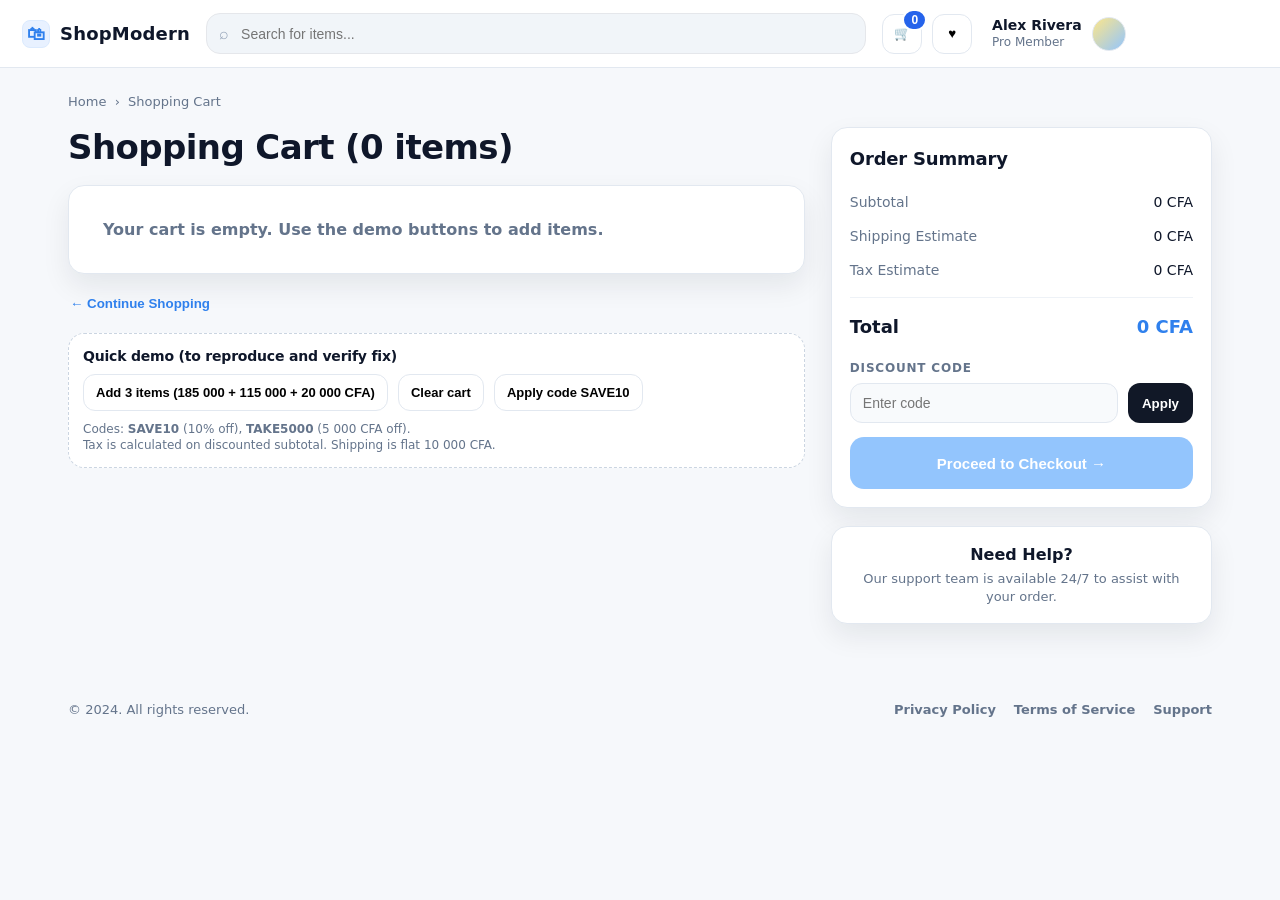
<file: cart.html>
<!doctype html>
<html lang="en">
<head>
  <meta charset="utf-8" />
  <meta name="viewport" content="width=device-width, initial-scale=1" />
  <title>ShopModern — Cart</title>
  <link rel="stylesheet" href="cart.css" />
</head>

<body>
  <div class="topbar">
    <div class="brand">
      <div class="brand-badge">🛍</div>
      ShopModern
    </div>

    <div class="search" aria-label="Search">
      <span class="search-icon">⌕</span>
      <input type="text" placeholder="Search for items..." />
    </div>

    <div class="actions">
      <button class="iconbtn" aria-label="Cart">
        🛒
        <span class="badge" id="cartCount">0</span>
      </button>
      <button class="iconbtn" aria-label="Favorites">♥</button>

      <div class="user">
        <div>
          <div class="name">Alex Rivera</div>
          <div class="tier">Pro Member</div>
        </div>
        <div class="avatar" aria-hidden="true"></div>
      </div>
    </div>
  </div>

  <div class="container">
    <div class="crumbs">Home &nbsp;›&nbsp; Shopping Cart</div>

    <div class="page">
      <!-- LEFT -->
      <div>
        <h1 id="cartTitle">Shopping Cart (0 items)</h1>

        <div class="card items-card" id="itemsCard"></div>

        <button class="continue">← Continue Shopping</button>

        <div class="demo">
          <h3>Quick demo (to reproduce and verify fix)</h3>
          <div class="btns">
            <button id="demoAdd3">Add 3 items (185 000 + 115 000 + 20 000 CFA)</button>
            <button id="demoClear">Clear cart</button>
            <button id="demoApplySave10">Apply code SAVE10</button>
          </div>
          <div class="hint">
  Codes: <b>SAVE10</b> (10% off), <b>TAKE5000</b> (5 000 CFA off).<br/>
  Tax is calculated on discounted subtotal. Shipping is flat 10 000 CFA.
</div>
        </div>
      </div>

      <!-- RIGHT -->
      <div>
        <div class="card summary-card">
          <h2>Order Summary</h2>

          <div class="row"><span>Subtotal</span><span id="subtotal">$0.00</span></div>

          <div class="row" id="discountRow" style="display:none;">
            <span id="discountLabel">Discount</span>
            <span id="discountAmount">-$0.00</span>
          </div>

          <div class="row"><span>Shipping Estimate</span><span id="shipping">$0.00</span></div>
          <div class="row"><span>Tax Estimate</span><span id="tax">$0.00</span></div>

          <div class="divider"></div>

          <div class="row total"><span>Total</span><span id="total">$0.00</span></div>

          <div class="discount">
            <label for="discountInput">DISCOUNT CODE</label>

            <div class="discount-row">
              <input id="discountInput" placeholder="Enter code" />
              <button id="applyBtn">Apply</button>
            </div>

            <div class="error" id="discountError" style="display:none;"></div>

            <div class="applied" id="discountApplied" style="display:none;">
              <span id="discountAppliedText">Applied</span>
              <button class="link" id="removeDiscountBtn">Remove</button>
            </div>
          </div>

          <button class="checkout" id="checkoutBtn" disabled>Proceed to Checkout →</button>
        </div>

        <div class="card help-card">
          <div class="t">Need Help?</div>
          <div class="s">Our support team is available 24/7 to assist with your order.</div>
        </div>
      </div>
    </div>
  </div>

  <footer>
    <div>© 2024. All rights reserved.</div>
    <div class="footer-links">
      <a href="#">Privacy Policy</a>
      <a href="#">Terms of Service</a>
      <a href="#">Support</a>
    </div>
  </footer>

  <script src="cart.js"></script>
</body>
</html>
</file>
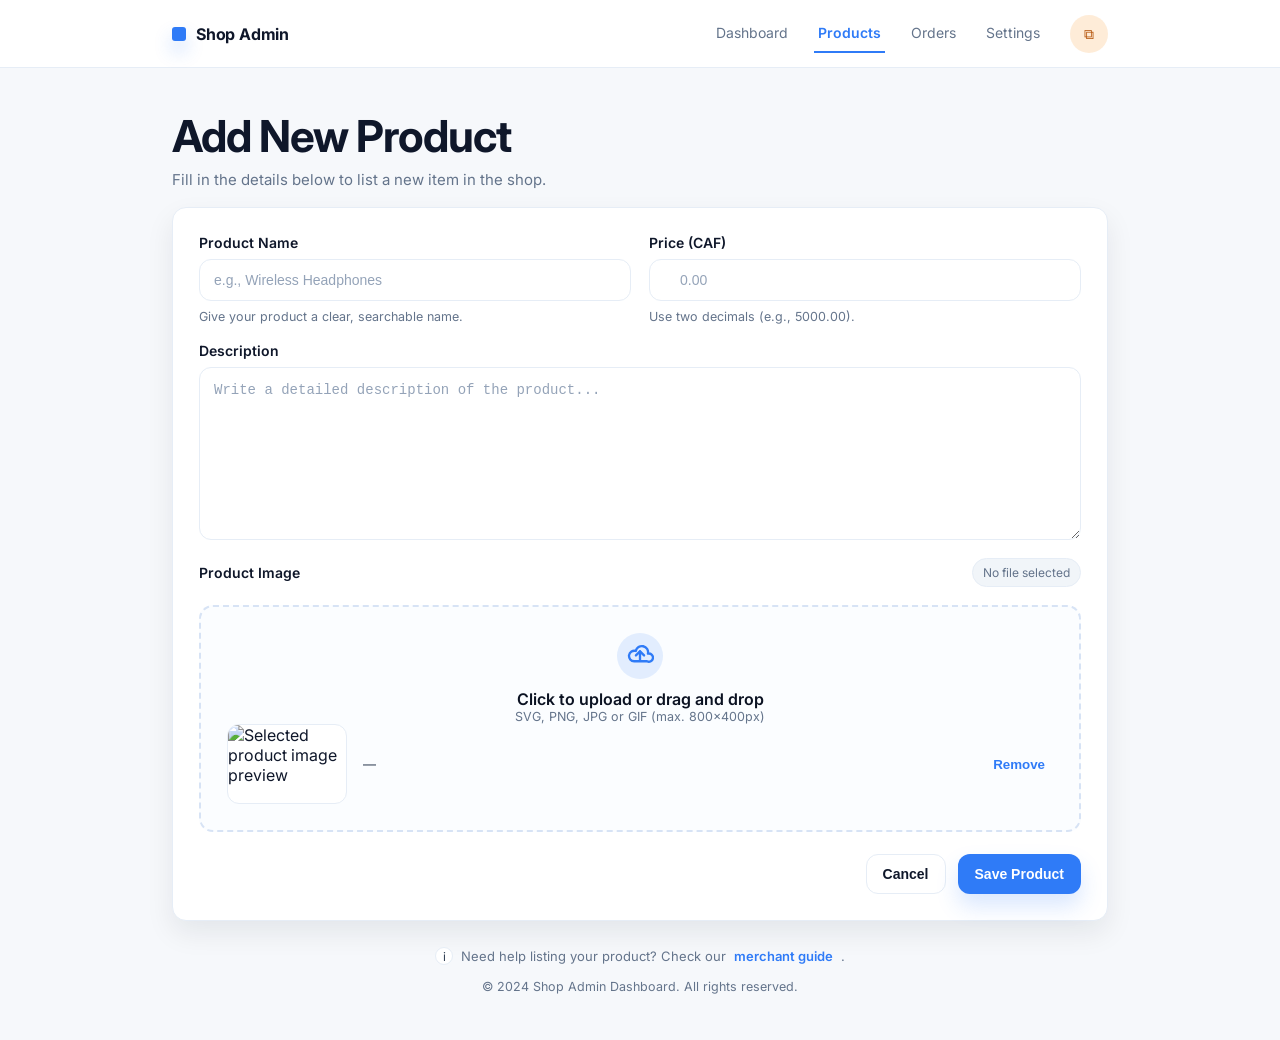
<file: pages/add-product/add-product.html>
<!DOCTYPE html>
<html lang="en">
  <head>
    <meta charset="utf-8" />
    <meta name="viewport" content="width=device-width,initial-scale=1" />
    <title>Shop Admin • Add New Product</title>

    <link rel="preconnect" href="https://fonts.googleapis.com" />
    <link rel="preconnect" href="https://fonts.gstatic.com" crossorigin />
    <link
      href="https://fonts.googleapis.com/css2?family=Inter:wght@400;500;600;700&display=swap"
      rel="stylesheet"
    />

    <link rel="stylesheet" href="add-product.css" />
  </head>
  <body>
    <header class="topbar">
      <div class="topbar__inner">
        <a class="brand" href="#" aria-label="Shop Admin home">
          <span class="brand__mark" aria-hidden="true"></span>
          <span class="brand__text">Shop Admin</span>
        </a>

        <nav class="nav" aria-label="Primary">
          <a class="nav__link" href="../../index.html">Dashboard</a>
          <a class="nav__link is-active" href="add-product.html" aria-current="page"
            >Products</a
          >
          <a class="nav__link" href="#">Orders</a>
          <a class="nav__link" href="#">Settings</a>
        </nav>

        <button class="avatar" type="button" aria-label="Account">
          <span class="avatar__dot" aria-hidden="true">⧉</span>
        </button>
      </div>
    </header>

    <main class="content">
      <section class="page">
        <header class="page__header">
          <h1 class="page__title">Add New Product</h1>
          <p class="page__subtitle">
            Fill in the details below to list a new item in the shop.
          </p>
        </header>

        <section class="card">
          <form class="form" id="productForm" novalidate>
            <div class="form__grid">
              <div class="field">
                <label class="field__label" for="productName"
                  >Product Name</label
                >
                <input
                  class="field__control"
                  id="productName"
                  name="productName"
                  type="text"
                  placeholder="e.g., Wireless Headphones"
                  autocomplete="off"
                  required
                />
                <p class="field__hint" id="nameHint">
                  Give your product a clear, searchable name.
                </p>
              </div>

              <div class="field">
                <label class="field__label" for="price">Price (CAF)</label>
                <div class="money">
                  <span class="money__prefix" aria-hidden="true"></span>
                  <input
                    class="field__control money__input"
                    id="price"
                    name="price"
                    type="text"
                    inputmode="decimal"
                    placeholder="0.00"
                    autocomplete="off"
                    aria-describedby="priceHint"
                  />
                </div>
                <p class="field__hint" id="priceHint">
                  Use two decimals (e.g., 5000.00).
                </p>
              </div>
            </div>

            <div class="field field--full">
              <label class="field__label" for="description">Description</label>
              <textarea
                class="field__control field__control--textarea"
                id="description"
                name="description"
                placeholder="Write a detailed description of the product..."
                rows="7"
                required
              ></textarea>
            </div>

            <div class="field field--full">
              <div class="field__labelRow">
                <label class="field__label" for="productImage"
                  >Product Image</label
                >
                <span class="pill" id="uploadStatus" aria-live="polite"
                  >No file selected</span
                >
              </div>

              <input
                class="sr-only"
                id="productImage"
                name="productImage"
                type="file"
                accept="image/png,image/jpeg,image/gif,image/svg+xml"
              />

              <div
                class="dropzone"
                id="dropzone"
                role="button"
                tabindex="0"
                aria-describedby="uploadHelp uploadError"
              >
                <div class="dropzone__inner" id="dropzoneInner">
                  <div class="dropzone__icon" aria-hidden="true">
                    <svg width="28" height="28" viewBox="0 0 24 24" fill="none">
                      <path
                        d="M12 16V8"
                        stroke="currentColor"
                        stroke-width="2"
                        stroke-linecap="round"
                      />
                      <path
                        d="M8.5 11.5 12 8l3.5 3.5"
                        stroke="currentColor"
                        stroke-width="2"
                        stroke-linecap="round"
                        stroke-linejoin="round"
                      />
                      <path
                        d="M7 16.5a4.5 4.5 0 1 1 1.4-8.8A5 5 0 0 1 18.8 10 3.5 3.5 0 1 1 18 16.5H7Z"
                        stroke="currentColor"
                        stroke-width="2"
                        stroke-linecap="round"
                        stroke-linejoin="round"
                      />
                    </svg>
                  </div>
                  <div class="dropzone__text">
                    <p class="dropzone__title">
                      Click to upload or drag and drop
                    </p>
                    <p class="dropzone__meta" id="uploadHelp">
                      SVG, PNG, JPG or GIF (max. 800×400px)
                    </p>
                  </div>
                </div>

                <div class="dropzone__preview" id="preview" hidden>
                  <img
                    class="dropzone__img"
                    id="previewImg"
                    alt="Selected product image preview"
                  />
                  <div class="dropzone__file">
                    <div class="dropzone__filename" id="fileName">—</div>
                    <button class="linkBtn" type="button" id="removeImage">
                      Remove
                    </button>
                  </div>
                </div>
              </div>

              <p class="error" id="uploadError" role="alert" hidden></p>
            </div>

            <div class="actions">
              <button class="btn btn--ghost" type="button" id="cancelBtn">
                Cancel
              </button>
              <button class="btn btn--primary" type="submit">
                Save Product
              </button>
            </div>
          </form>
        </section>

        <footer class="page__footer">
          <p class="help">
            <span class="help__dot" aria-hidden="true">i</span>
            Need help listing your product? Check our
            <a href="#" class="help__link">merchant guide</a>.
          </p>
          <p class="copyright">
            © 2024 Shop Admin Dashboard. All rights reserved.
          </p>
        </footer>
      </section>
    </main>

    <script src="add-product.js" defer></script>
  </body>
</html>
</file>
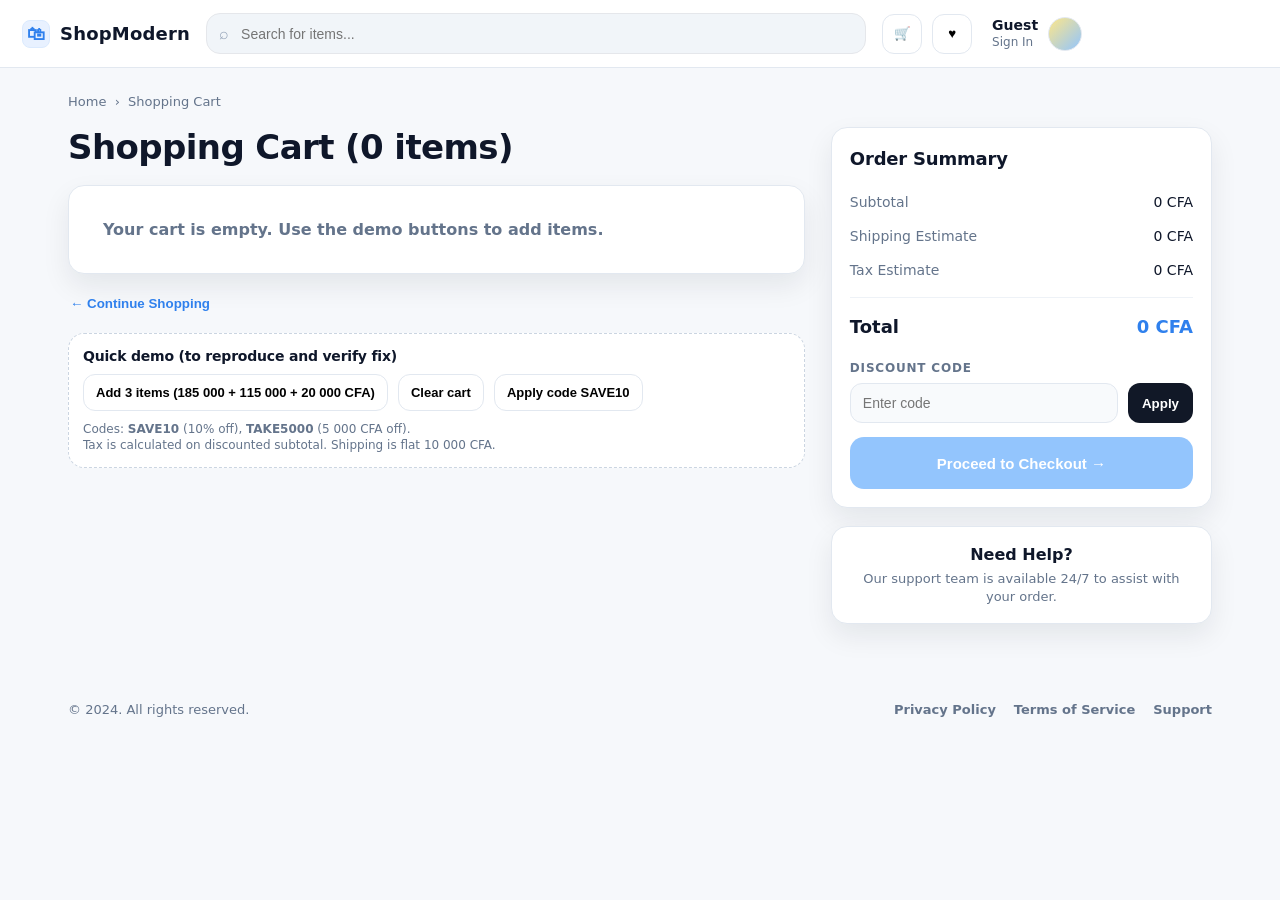
<file: pages/cart/cart.html>
<!doctype html>
<html lang="en">
<head>
  <meta charset="utf-8" />
  <meta name="viewport" content="width=device-width, initial-scale=1" />
  <title>ShopModern — Cart</title>
  <link rel="stylesheet" href="cart.css" />
</head>

<body>
  <div class="topbar">
    <div class="brand">
      <div class="brand-badge">🛍</div>
      ShopModern
    </div>

    <div class="search" aria-label="Search">
      <span class="search-icon">⌕</span>
      <input type="text" placeholder="Search for items..." />
    </div>

    <div class="actions">
      <button class="iconbtn" aria-label="Cart">
        🛒
        <span class="badge" id="cartCount">0</span>
      </button>
      <button class="iconbtn" aria-label="Favorites">♥</button>

      <div class="user" id="user-profile-section">
        <div>
          <div class="name" id="user-name">Guest</div>
          <div class="tier" id="user-email">Sign In</div>
        </div>
        <div class="avatar" id="user-avatar" aria-hidden="true"></div>
      </div>
      
      <!-- Add explicit auth buttons container for logged out state if needed, though Cart implies some usage. 
           For consistency, we can add checking. -->
      <div class="auth-buttons" id="auth-buttons" style="display:none; gap:10px; align-items:center;">
          <a href="../authentication/login.html" style="text-decoration:none; color:inherit; font-weight:600;">Log In</a>
      </div>
    </div>
  </div>

  <div class="container">
    <div class="crumbs"><a href="../../index.html" style="color:inherit;text-decoration:none;">Home</a> &nbsp;›&nbsp; Shopping Cart</div>

    <div class="page">
      <!-- LEFT -->
      <div>
        <h1 id="cartTitle">Shopping Cart (0 items)</h1>

        <div class="card items-card" id="itemsCard"></div>

        <button class="continue" onclick="window.location.href='../../index.html'">← Continue Shopping</button>

        <div class="demo">
          <h3>Quick demo (to reproduce and verify fix)</h3>
          <div class="btns">
            <button id="demoAdd3">Add 3 items (185 000 + 115 000 + 20 000 CFA)</button>
            <button id="demoClear">Clear cart</button>
            <button id="demoApplySave10">Apply code SAVE10</button>
          </div>
          <div class="hint">
  Codes: <b>SAVE10</b> (10% off), <b>TAKE5000</b> (5 000 CFA off).<br/>
  Tax is calculated on discounted subtotal. Shipping is flat 10 000 CFA.
</div>
        </div>
      </div>

      <!-- RIGHT -->
      <div>
        <div class="card summary-card">
          <h2>Order Summary</h2>

          <div class="row"><span>Subtotal</span><span id="subtotal">$0.00</span></div>

          <div class="row" id="discountRow" style="display:none;">
            <span id="discountLabel">Discount</span>
            <span id="discountAmount">-$0.00</span>
          </div>

          <div class="row"><span>Shipping Estimate</span><span id="shipping">$0.00</span></div>
          <div class="row"><span>Tax Estimate</span><span id="tax">$0.00</span></div>

          <div class="divider"></div>

          <div class="row total"><span>Total</span><span id="total">$0.00</span></div>

          <div class="discount">
            <label for="discountInput">DISCOUNT CODE</label>

            <div class="discount-row">
              <input id="discountInput" placeholder="Enter code" />
              <button id="applyBtn">Apply</button>
            </div>

            <div class="error" id="discountError" style="display:none;"></div>

            <div class="applied" id="discountApplied" style="display:none;">
              <span id="discountAppliedText">Applied</span>
              <button class="link" id="removeDiscountBtn">Remove</button>
            </div>
          </div>

          <button class="checkout" id="checkoutBtn" disabled>Proceed to Checkout →</button>
        </div>

        <div class="card help-card">
          <div class="t">Need Help?</div>
          <div class="s">Our support team is available 24/7 to assist with your order.</div>
        </div>
      </div>
    </div>
  </div>

  <footer>
    <div>© 2024. All rights reserved.</div>
    <div class="footer-links">
      <a href="#">Privacy Policy</a>
      <a href="#">Terms of Service</a>
      <a href="#">Support</a>
    </div>
  </footer>

  <script src="../../backend/auth/supabase-client.js"></script>
  <script src="../../src/auth-utils.js"></script>
  <script src="../../src/cart-utils.js"></script>
  <script src="cart.js"></script>
</body>
</html>
</file>
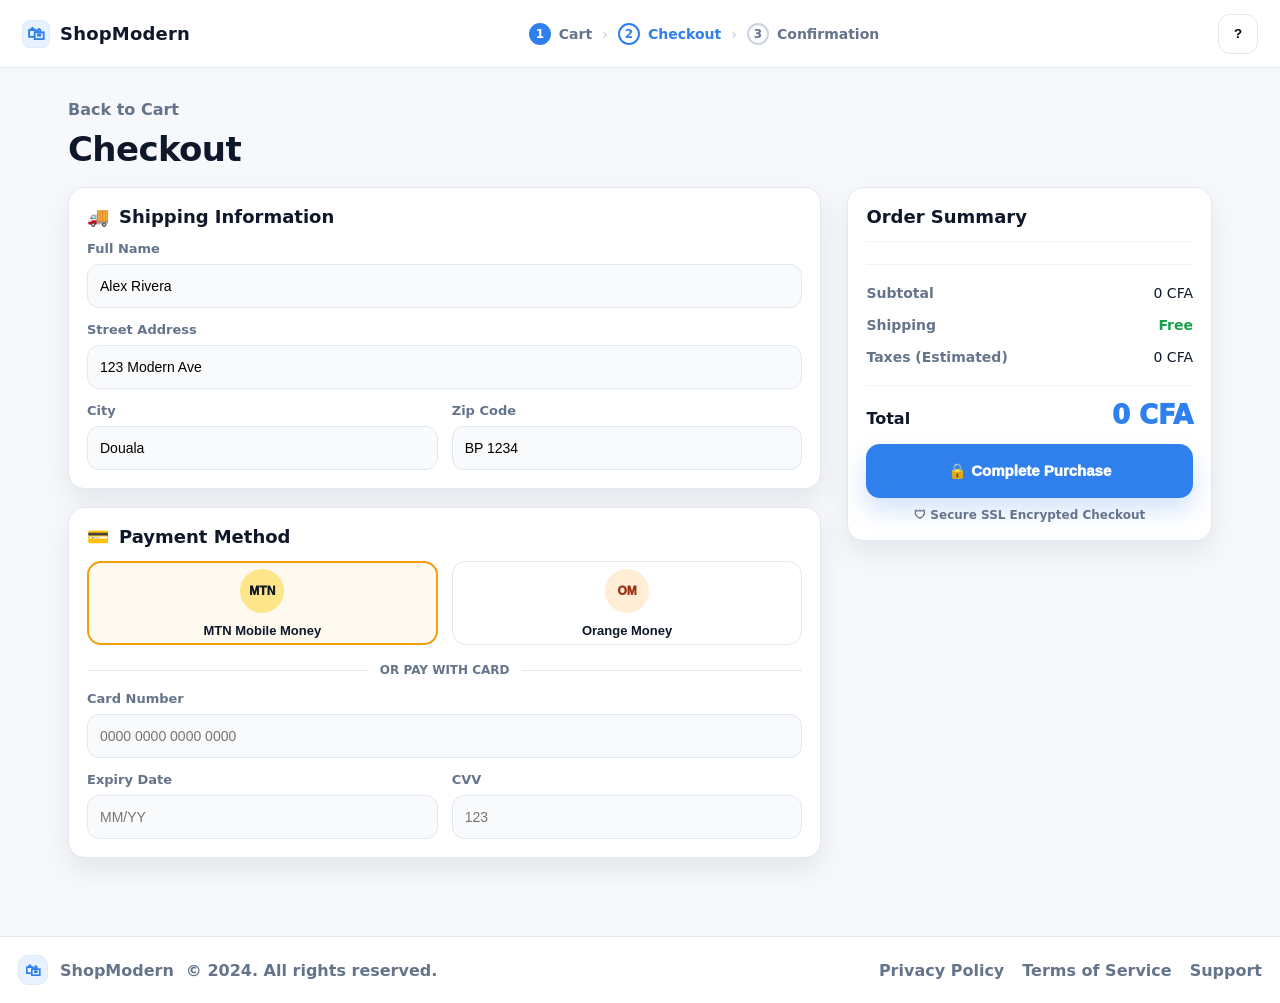
<file: pages/checkout/checkout.html>
<!doctype html>
<html lang="en">
<head>
  <meta charset="utf-8" />
  <meta name="viewport" content="width=device-width, initial-scale=1" />
  <title>ShopModern — Checkout</title>
  <link rel="stylesheet" href="/pages/checkout/checkout.css" />
</head>

<body>
  <div class="topbar">
    <div class="brand">
      <div class="brand-badge">🛍</div>
      ShopModern
    </div>

    <div class="steps" aria-label="Checkout steps">
      <div class="step done"><span class="dot">1</span> Cart</div>
      <div class="sep">›</div>
      <div class="step active"><span class="dot">2</span> Checkout</div>
      <div class="sep">›</div>
      <div class="step"><span class="dot">3</span> Confirmation</div>
    </div>

    <button class="helpbtn" aria-label="Help">?</button>
  </div>

  <div class="container">
    <a class="back" href="../cart/cart.html">Back to Cart</a>
    <h1>Checkout</h1>

    <div class="page">
      <!-- LEFT -->
      <div class="left">
        <div class="card section">
          <div class="section-head">
            <span class="icon">🚚</span>
            <div>
              <div class="section-title">Shipping Information</div>
            </div>
          </div>

          <div class="form">
            <div class="field">
              <label>Full Name</label>
              <input id="fullName" placeholder="Alex Rivera" value="Alex Rivera" />
            </div>

            <div class="field">
              <label>Street Address</label>
              <input id="street" placeholder="123 Modern Ave" value="123 Modern Ave" />
            </div>

            <div class="grid2">
              <div class="field">
                <label>City</label>
                <input id="city" placeholder="Douala" value="Douala" />
              </div>
              <div class="field">
                <label>Zip Code</label>
                <input id="zip" placeholder="BP 1234" value="BP 1234" />
              </div>
            </div>
          </div>
        </div>

        <div class="card section">
          <div class="section-head">
            <span class="icon">💳</span>
            <div>
              <div class="section-title">Payment Method</div>
            </div>
          </div>

          <div class="pay-grid">
            <button class="pay-option selected" data-method="mtn" type="button">
              <div class="pill mtn">MTN</div>
              <div class="pay-name">MTN Mobile Money</div>
            </button>

            <button class="pay-option" data-method="orange" type="button">
              <div class="pill om">OM</div>
              <div class="pay-name">Orange Money</div>
            </button>
          </div>

          <div class="or">
            <span>OR PAY WITH CARD</span>
          </div>

          <div class="form">
            <div class="field">
              <label>Card Number</label>
              <input id="cardNumber" placeholder="0000 0000 0000 0000" />
            </div>

            <div class="grid2">
              <div class="field">
                <label>Expiry Date</label>
                <input id="expiry" placeholder="MM/YY" />
              </div>
              <div class="field">
                <label>CVV</label>
                <input id="cvv" placeholder="123" />
              </div>
            </div>
          </div>
        </div>
      </div>

      <!-- RIGHT -->
      <div class="right">
        <div class="card summary">
          <div class="summary-title">Order Summary</div>

          <div id="summaryItems" class="summary-items"></div>

          <div class="summary-lines">
            <div class="line"><span>Subtotal</span><span id="sumSubtotal">0 CFA</span></div>
            <div class="line" id="sumDiscountLine" style="display:none;">
              <span id="sumDiscountLabel">Discount</span>
              <span id="sumDiscount">-0 CFA</span>
            </div>
            <div class="line"><span>Shipping</span><span id="sumShipping" class="free">Free</span></div>
            <div class="line"><span>Taxes (Estimated)</span><span id="sumTax">0 CFA</span></div>
          </div>

          <div class="summary-total">
            <div class="total-label">Total</div>
            <div class="total-value" id="sumTotal">0 CFA</div>
          </div>

          <button class="purchase" id="completePurchaseBtn" type="button">
            🔒 Complete Purchase
          </button>

          <div class="secure">🛡 Secure SSL Encrypted Checkout</div>
          <div class="error" id="checkoutError" style="display:none;"></div>
        </div>
      </div>
    </div>
  </div>

  <footer>
    <div class="footer-left">
      <span class="foot-badge">🛍</span>
      <span>ShopModern</span>
      <span class="muted">© 2024. All rights reserved.</span>
    </div>
    <div class="footer-links">
      <a href="#">Privacy Policy</a>
      <a href="#">Terms of Service</a>
      <a href="#">Support</a>
    </div>
  </footer>

  <!-- <script src="shopmodern-cart.js"></script> -->
  <script src="/pages/checkout/checkout.js"></script>
</body>
</html>
</file>
<file: cart.css>
:root{
  --bg: #f6f8fb;
  --card: #ffffff;
  --text: #0f172a;
  --muted: #64748b;
  --line: #e2e8f0;
  --blue: #2f80ed;
  --blue-700:#1f6fe0;
  --red:#e11d48;
  --shadow: 0 12px 28px rgba(15, 23, 42, .08);
  --radius: 16px;
}

*{ box-sizing:border-box; }

body{
  margin:0;
  font-family: ui-sans-serif, system-ui, -apple-system, Segoe UI, Roboto, Helvetica, Arial;
  color:var(--text);
  background:var(--bg);
}

/* Top bar */
.topbar{
  height:68px;
  display:flex;
  align-items:center;
  gap:16px;
  padding:0 22px;
  background:#fff;
  border-bottom:1px solid var(--line);
  position:sticky;
  top:0;
  z-index:10;
}

.brand{
  display:flex;
  align-items:center;
  gap:10px;
  font-weight:800;
  letter-spacing:.2px;
  font-size:18px;
}

.brand-badge{
  width:28px;height:28px;
  border-radius:8px;
  background:#e8f1ff;
  display:grid;
  place-items:center;
  color:var(--blue);
  font-weight:900;
  border:1px solid #dbeafe;
}

.search{
  flex:1;
  display:flex;
  align-items:center;
  background:#f1f5f9;
  border:1px solid #e5e7eb;
  border-radius:14px;
  padding:10px 12px;
  gap:10px;
  max-width:660px;
}

.search-icon{ color:#94a3b8; }

.search input{
  border:0;
  outline:0;
  width:100%;
  background:transparent;
  font-size:14px;
  color:var(--text);
}

.actions{
  display:flex;
  align-items:center;
  gap:10px;
}

.iconbtn{
  width:40px;height:40px;
  border-radius:12px;
  border:1px solid var(--line);
  background:#fff;
  cursor:pointer;
  display:grid;
  place-items:center;
  position:relative;
}

.badge{
  position:absolute;
  top:-6px; right:-6px;
  background:#2563eb;
  color:#fff;
  font-size:12px;
  font-weight:700;
  padding:2px 7px;
  border-radius:999px;
  border:2px solid #fff;
}

.user{
  display:flex;
  align-items:center;
  gap:10px;
  padding-left:10px;
}

.avatar{
  width:34px;height:34px;
  border-radius:999px;
  background:linear-gradient(135deg,#fde68a,#93c5fd);
  border:1px solid var(--line);
}

.user .name{
  font-size:14px;
  font-weight:700;
  line-height:1.1;
}

.user .tier{
  font-size:12px;
  color:var(--muted);
  margin-top:2px;
}

/* Layout */
.container{
  max-width:1180px;
  margin:26px auto 60px;
  padding:0 18px;
}

.crumbs{
  color:var(--muted);
  font-size:13px;
  margin:10px 0 18px;
}

.page{
  display:grid;
  grid-template-columns: 1.45fr .75fr;
  gap:26px;
  align-items:start;
}

@media (max-width: 980px){
  .page{ grid-template-columns:1fr; }
  .search{ display:none; }
  .user{ display:none; }
}

h1{
  font-size:34px;
  margin:0 0 18px;
  letter-spacing:-.6px;
}

.card{
  background:var(--card);
  border:1px solid var(--line);
  border-radius:var(--radius);
  box-shadow:var(--shadow);
}

/* Left: cart items */
.items-card{ padding:14px; }

.cart-item{
  display:grid;
  grid-template-columns: 86px 1fr 170px;
  gap:18px;
  padding:14px;
  border-radius:14px;
}

.cart-item + .cart-item{ border-top:1px solid #eef2f7; }

.thumb{
  width:86px;height:86px;
  border-radius:14px;
  border:1px solid #e5e7eb;
  background:linear-gradient(180deg,#0b1220,#111827);
  overflow:hidden;
  display:grid;
  place-items:center;
  color:#e2e8f0;
  font-size:12px;
}

.thumb.light{
  background:linear-gradient(180deg,#f8fafc,#e2e8f0);
  color:#0f172a;
}

.meta .title{
  font-weight:800;
  font-size:17px;
  margin-bottom:3px;
}

.meta .variant{
  font-size:13px;
  color:var(--muted);
  margin-bottom:12px;
}

.qty{
  display:flex;
  align-items:center;
  gap:10px;
}

.qtybtn{
  width:36px;height:36px;
  border-radius:10px;
  border:1px solid var(--line);
  background:#fff;
  cursor:pointer;
  font-size:18px;
  display:grid;
  place-items:center;
  color:#0f172a;
}

.qtyval{
  width:38px;
  text-align:center;
  font-weight:700;
  color:#0f172a;
}

.right-meta{
  display:flex;
  flex-direction:column;
  align-items:flex-end;
  justify-content:space-between;
  gap:8px;
  padding-left:6px;
}

.price{
  font-weight:900;
  color:var(--blue);
  font-size:18px;
}

.remove{
  border:0;
  background:transparent;
  color:var(--red);
  cursor:pointer;
  font-weight:700;
  display:flex;
  align-items:center;
  gap:8px;
  padding:6px 8px;
  border-radius:10px;
}

.remove:hover{ background:#fff1f2; }

.continue{
  margin-top:14px;
  border:0;
  background:transparent;
  color:var(--blue);
  font-weight:800;
  cursor:pointer;
  padding:8px 2px;
}

/* Right: summary */
.summary-card{ padding:18px; }

.summary-card h2{
  margin:2px 0 16px;
  font-size:18px;
  letter-spacing:-.2px;
}

.row{
  display:flex;
  justify-content:space-between;
  align-items:center;
  padding:9px 0;
  font-size:14px;
  color:#0f172a;
}

.row span:first-child{ color:var(--muted); }

.divider{
  height:1px;
  background:#eef2f7;
  margin:10px 0 6px;
}

.total{
  font-size:18px;
  font-weight:900;
  padding:12px 0 14px;
}

.total span:first-child{ color:#0f172a; }
.total span:last-child{ color:var(--blue); }

.discount{ margin-top:10px; }

.discount label{
  display:block;
  font-size:12px;
  letter-spacing:.8px;
  color:var(--muted);
  font-weight:900;
  margin-bottom:8px;
}

.discount-row{
  display:flex;
  gap:10px;
}

.discount-row input{
  flex:1;
  height:40px;
  border-radius:12px;
  border:1px solid var(--line);
  padding:0 12px;
  outline:none;
  font-size:14px;
  background:#f8fafc;
}

.discount-row button{
  height:40px;
  padding:0 14px;
  border-radius:12px;
  border:0;
  background:#111827;
  color:#fff;
  font-weight:800;
  cursor:pointer;
}

.discount-row button:hover{ background:#0b1220; }

.hint{
  margin-top:10px;
  font-size:12px;
  color:var(--muted);
  line-height:1.35;
}

.error{
  margin-top:10px;
  font-size:13px;
  font-weight:700;
  color:var(--red);
}

.applied{
  margin-top:10px;
  font-size:13px;
  font-weight:800;
  color:#0f172a;
  display:flex;
  align-items:center;
  justify-content:space-between;
  gap:10px;
  padding:10px 12px;
  border:1px dashed #cbd5e1;
  border-radius:12px;
  background:#f8fafc;
}

.link{
  border:0;
  background:transparent;
  color:var(--blue);
  font-weight:900;
  cursor:pointer;
  padding:6px 8px;
  border-radius:10px;
}

.link:hover{ background:#eaf2ff; }

.checkout{
  width:100%;
  margin-top:14px;
  height:52px;
  border-radius:14px;
  border:0;
  background:var(--blue);
  color:#fff;
  font-weight:900;
  font-size:15px;
  cursor:pointer;
  box-shadow: 0 12px 24px rgba(47,128,237,.22);
}

.checkout:hover{ background:var(--blue-700); }

.checkout:disabled{
  background:#93c5fd;
  cursor:not-allowed;
  box-shadow:none;
}

.help-card{
  margin-top:18px;
  padding:18px;
  text-align:center;
}

.help-card .t{
  font-weight:900;
  margin-bottom:6px;
}

.help-card .s{
  color:var(--muted);
  font-size:13px;
  line-height:1.35;
}

/* Demo */
.demo{
  margin-top:14px;
  padding:14px;
  border-radius:16px;
  border:1px dashed #cbd5e1;
  background:#fff;
}

.demo h3{
  margin:0 0 10px;
  font-size:14px;
  color:#0f172a;
  letter-spacing:-.2px;
}

.demo .btns{
  display:flex;
  gap:10px;
  flex-wrap:wrap;
}

.demo button{
  border:1px solid var(--line);
  background:#fff;
  border-radius:12px;
  padding:10px 12px;
  cursor:pointer;
  font-weight:800;
  font-size:13px;
}

.demo button:hover{ background:#f8fafc; }

/* Footer */
footer{
  max-width:1180px;
  margin:0 auto;
  padding:18px;
  color:var(--muted);
  font-size:13px;
  display:flex;
  justify-content:space-between;
  gap:12px;
  flex-wrap:wrap;
}

.footer-links{
  display:flex;
  gap:18px;
  flex-wrap:wrap;
}

footer a{
  color:var(--muted);
  text-decoration:none;
  font-weight:700;
}

footer a:hover{ color:#0f172a; }
</file>
<file: pages/add-product/add-product.css>
:root{
  --bg: #f6f8fb;
  --card: #ffffff;
  --text: #0f172a;
  --muted: #64748b;
  --line: #e6edf6;
  --shadow: 0 12px 28px rgba(15, 23, 42, 0.08);
  --blue: #2f7bf7;
  --blue-700: #1f66da;
  --focus: 0 0 0 4px rgba(47, 123, 247, 0.18);

  --radius: 14px;
  --radius-sm: 10px;

  --container: 980px;
}

*{ box-sizing: border-box; }
html, body { height: 100%; }

body{
  margin: 0;
  font-family: Inter, system-ui, -apple-system, Segoe UI, Roboto, Arial, sans-serif;
  color: var(--text);
  background: var(--bg);
}

a{ color: inherit; text-decoration: none; }
a:hover{ text-decoration: underline; }

.sr-only{
  position: absolute !important;
  width: 1px; height: 1px;
  padding: 0; margin: -1px;
  overflow: hidden; clip: rect(0,0,0,0);
  white-space: nowrap; border: 0;
}

/* Top bar */
.topbar{
  background: #fff;
  border-bottom: 1px solid var(--line);
}

.topbar__inner{
  max-width: var(--container);
  margin: 0 auto;
  padding: 14px 22px;
  display: flex;
  align-items: center;
  gap: 18px;
}

.brand{
  display: inline-flex;
  align-items: center;
  gap: 10px;
  font-weight: 700;
  letter-spacing: -0.2px;
}

.brand__mark{
  width: 14px;
  height: 14px;
  border-radius: 3px;
  background: var(--blue);
  box-shadow: 0 10px 18px rgba(47,123,247,.25);
}

.brand__text{ font-size: 16px; }

.nav{
  margin-left: auto;
  display: flex;
  gap: 22px;
  align-items: center;
}

.nav__link{
  font-size: 14px;
  color: var(--muted);
  padding: 10px 4px;
  border-bottom: 2px solid transparent;
}

.nav__link:hover{ color: #334155; text-decoration: none; }
.nav__link.is-active{
  color: var(--blue);
  border-bottom-color: var(--blue);
  font-weight: 600;
}

.avatar{
  margin-left: 8px;
  border: 0;
  background: rgba(250, 178, 102, 0.25);
  color: #b45309;
  width: 38px;
  height: 38px;
  border-radius: 999px;
  display: grid;
  place-items: center;
  cursor: pointer;
}
.avatar:focus-visible{ outline: none; box-shadow: var(--focus); }

.avatar__dot{
  font-size: 14px;
  line-height: 1;
}

/* Page */
.content{
  max-width: var(--container);
  margin: 0 auto;
  padding: 34px 22px 46px;
}

.page__header{
  text-align: left;
  margin: 10px 0 18px;
}

.page__title{
  font-size: 44px;
  line-height: 1.1;
  margin: 0 0 10px;
  letter-spacing: -1px;
}

.page__subtitle{
  margin: 0;
  color: var(--muted);
  font-size: 15px;
}

/* Card + form */
.card{
  background: var(--card);
  border: 1px solid var(--line);
  border-radius: var(--radius);
  box-shadow: var(--shadow);
  padding: 26px;
}

.form{ width: 100%; }

.form__grid{
  display: grid;
  grid-template-columns: 1fr 1fr;
  gap: 18px;
}

.field{ display: flex; flex-direction: column; gap: 8px; }
.field--full{ margin-top: 18px; }

.field__label{
  font-weight: 600;
  font-size: 14px;
}

.field__hint{
  margin: 0;
  font-size: 12.5px;
  color: var(--muted);
}

.field__control{
  width: 100%;
  border: 1px solid var(--line);
  background: #fff;
  border-radius: 12px;
  padding: 12px 14px;
  font-size: 14px;
  color: var(--text);
  outline: none;
  transition: box-shadow .15s ease, border-color .15s ease;
}

.field__control::placeholder{ color: #94a3b8; }

.field__control:focus{
  border-color: rgba(47,123,247,.65);
  box-shadow: var(--focus);
}

.field__control--textarea{
  resize: vertical;
  min-height: 160px;
  padding-top: 12px;
  line-height: 1.5;
}

.money{
  position: relative;
  display: flex;
  align-items: center;
}

.money__prefix{
  position: absolute;
  left: 14px;
  color: #94a3b8;
  font-weight: 600;
  pointer-events: none;
}

.money__input{
  padding-left: 30px;
}

/* Upload */
.field__labelRow{
  display: flex;
  align-items: center;
  justify-content: space-between;
  gap: 12px;
}

.pill{
  font-size: 12px;
  color: var(--muted);
  background: #f1f5f9;
  border: 1px solid var(--line);
  padding: 6px 10px;
  border-radius: 999px;
}

.dropzone{
  margin-top: 10px;
  border: 2px dashed #d7e3f5;
  border-radius: var(--radius);
  background: #fbfdff;
  padding: 26px;
  cursor: pointer;
  transition: border-color .15s ease, box-shadow .15s ease, background .15s ease;
}

.dropzone:hover{
  border-color: rgba(47,123,247,.45);
  background: #f7fbff;
}

.dropzone:focus-visible{
  outline: none;
  box-shadow: var(--focus);
  border-color: rgba(47,123,247,.65);
}

.dropzone.is-dragover{
  border-color: rgba(47,123,247,.9);
  background: rgba(47,123,247,.06);
}

.dropzone__inner{
  display: grid;
  place-items: center;
  text-align: center;
  gap: 10px;
}

.dropzone__icon{
  width: 46px;
  height: 46px;
  border-radius: 999px;
  background: rgba(47,123,247,.12);
  color: var(--blue);
  display: grid;
  place-items: center;
}

.dropzone__title{
  margin: 0;
  font-weight: 600;
  color: #0b1222;
}

.dropzone__meta{
  margin: 0;
  font-size: 12.5px;
  color: var(--muted);
}

.dropzone__preview{
  display: grid;
  grid-template-columns: 120px 1fr;
  gap: 16px;
  align-items: center;
}

.dropzone__img{
  width: 120px;
  height: 80px;
  object-fit: cover;
  border-radius: 12px;
  border: 1px solid var(--line);
  background: #fff;
}

.dropzone__file{
  display: flex;
  align-items: center;
  justify-content: space-between;
  gap: 10px;
}

.dropzone__filename{
  font-size: 13px;
  color: #334155;
  word-break: break-word;
}

.linkBtn{
  border: 0;
  background: transparent;
  color: var(--blue);
  font-weight: 600;
  cursor: pointer;
  padding: 6px 8px;
  border-radius: 10px;
}
.linkBtn:hover{ background: rgba(47,123,247,.08); }
.linkBtn:focus-visible{ outline: none; box-shadow: var(--focus); }

.error{
  margin: 10px 0 0;
  color: #b91c1c;
  font-size: 13px;
}

/* Actions */
.actions{
  display: flex;
  justify-content: flex-end;
  gap: 12px;
  margin-top: 22px;
}

.btn{
  border: 1px solid transparent;
  border-radius: 12px;
  padding: 11px 16px;
  font-weight: 600;
  font-size: 14px;
  cursor: pointer;
  transition: transform .04s ease, box-shadow .15s ease, background .15s ease, border-color .15s ease;
}
.btn:active{ transform: translateY(1px); }
.btn:focus-visible{ outline: none; box-shadow: var(--focus); }

.btn--ghost{
  background: #fff;
  border-color: var(--line);
  color: #0f172a;
}
.btn--ghost:hover{ background: #f8fafc; }

.btn--primary{
  background: var(--blue);
  color: #fff;
  box-shadow: 0 12px 22px rgba(47,123,247,.18);
}
.btn--primary:hover{ background: var(--blue-700); }

/* Footer */
.page__footer{
  text-align: center;
  color: var(--muted);
  margin-top: 26px;
  display: grid;
  gap: 14px;
}

.help{
  margin: 0;
  font-size: 13px;
  display: inline-flex;
  align-items: center;
  gap: 8px;
  justify-content: center;
}

.help__dot{
  width: 18px;
  height: 18px;
  border-radius: 999px;
  display: grid;
  place-items: center;
  border: 1px solid var(--line);
  background: #fff;
  font-size: 12px;
  color: #334155;
}

.help__link{ color: var(--blue); font-weight: 600; }

.copyright{
  margin: 0;
  font-size: 12.5px;
}

/* Responsive */
@media (max-width: 840px){
  .page__title{ font-size: 36px; }
  .form__grid{ grid-template-columns: 1fr; }
  .dropzone__preview{ grid-template-columns: 1fr; }
  .dropzone__img{ width: 100%; height: 180px; }
  .actions{ justify-content: stretch; }
  .btn{ flex: 1; }
  .nav{ display: none; }
}
</file>
<file: pages/cart/cart.css>
:root{
  --bg: #f6f8fb;
  --card: #ffffff;
  --text: #0f172a;
  --muted: #64748b;
  --line: #e2e8f0;
  --blue: #2f80ed;
  --blue-700:#1f6fe0;
  --red:#e11d48;
  --shadow: 0 12px 28px rgba(15, 23, 42, .08);
  --radius: 16px;
}

*{ box-sizing:border-box; }

body{
  margin:0;
  font-family: ui-sans-serif, system-ui, -apple-system, Segoe UI, Roboto, Helvetica, Arial;
  color:var(--text);
  background:var(--bg);
}

/* Top bar */
.topbar{
  height:68px;
  display:flex;
  align-items:center;
  gap:16px;
  padding:0 22px;
  background:#fff;
  border-bottom:1px solid var(--line);
  position:sticky;
  top:0;
  z-index:10;
}

.brand{
  display:flex;
  align-items:center;
  gap:10px;
  font-weight:800;
  letter-spacing:.2px;
  font-size:18px;
}

.brand-badge{
  width:28px;height:28px;
  border-radius:8px;
  background:#e8f1ff;
  display:grid;
  place-items:center;
  color:var(--blue);
  font-weight:900;
  border:1px solid #dbeafe;
}

.search{
  flex:1;
  display:flex;
  align-items:center;
  background:#f1f5f9;
  border:1px solid #e5e7eb;
  border-radius:14px;
  padding:10px 12px;
  gap:10px;
  max-width:660px;
}

.search-icon{ color:#94a3b8; }

.search input{
  border:0;
  outline:0;
  width:100%;
  background:transparent;
  font-size:14px;
  color:var(--text);
}

.actions{
  display:flex;
  align-items:center;
  gap:10px;
}

.iconbtn{
  width:40px;height:40px;
  border-radius:12px;
  border:1px solid var(--line);
  background:#fff;
  cursor:pointer;
  display:grid;
  place-items:center;
  position:relative;
}

.badge{
  position:absolute;
  top:-6px; right:-6px;
  background:#2563eb;
  color:#fff;
  font-size:12px;
  font-weight:700;
  padding:2px 7px;
  border-radius:999px;
  border:2px solid #fff;
}

.user{
  display:flex;
  align-items:center;
  gap:10px;
  padding-left:10px;
}

.avatar{
  width:34px;height:34px;
  border-radius:999px;
  background:linear-gradient(135deg,#fde68a,#93c5fd);
  border:1px solid var(--line);
}

.user .name{
  font-size:14px;
  font-weight:700;
  line-height:1.1;
}

.user .tier{
  font-size:12px;
  color:var(--muted);
  margin-top:2px;
}

/* Layout */
.container{
  max-width:1180px;
  margin:26px auto 60px;
  padding:0 18px;
}

.crumbs{
  color:var(--muted);
  font-size:13px;
  margin:10px 0 18px;
}

.page{
  display:grid;
  grid-template-columns: 1.45fr .75fr;
  gap:26px;
  align-items:start;
}

@media (max-width: 980px){
  .page{ grid-template-columns:1fr; }
  .search{ display:none; }
  .user{ display:none; }
}

h1{
  font-size:34px;
  margin:0 0 18px;
  letter-spacing:-.6px;
}

.card{
  background:var(--card);
  border:1px solid var(--line);
  border-radius:var(--radius);
  box-shadow:var(--shadow);
}

/* Left: cart items */
.items-card{ padding:14px; }

.cart-item{
  display:grid;
  grid-template-columns: 86px 1fr 170px;
  gap:18px;
  padding:14px;
  border-radius:14px;
}

.cart-item + .cart-item{ border-top:1px solid #eef2f7; }

.thumb{
  width:86px;height:86px;
  border-radius:14px;
  border:1px solid #e5e7eb;
  background:linear-gradient(180deg,#0b1220,#111827);
  overflow:hidden;
  display:grid;
  place-items:center;
  color:#e2e8f0;
  font-size:12px;
}

.thumb.light{
  background:linear-gradient(180deg,#f8fafc,#e2e8f0);
  color:#0f172a;
}

.meta .title{
  font-weight:800;
  font-size:17px;
  margin-bottom:3px;
}

.meta .variant{
  font-size:13px;
  color:var(--muted);
  margin-bottom:12px;
}

.qty{
  display:flex;
  align-items:center;
  gap:10px;
}

.qtybtn{
  width:36px;height:36px;
  border-radius:10px;
  border:1px solid var(--line);
  background:#fff;
  cursor:pointer;
  font-size:18px;
  display:grid;
  place-items:center;
  color:#0f172a;
}

.qtyval{
  width:38px;
  text-align:center;
  font-weight:700;
  color:#0f172a;
}

.right-meta{
  display:flex;
  flex-direction:column;
  align-items:flex-end;
  justify-content:space-between;
  gap:8px;
  padding-left:6px;
}

.price{
  font-weight:900;
  color:var(--blue);
  font-size:18px;
}

.remove{
  border:0;
  background:transparent;
  color:var(--red);
  cursor:pointer;
  font-weight:700;
  display:flex;
  align-items:center;
  gap:8px;
  padding:6px 8px;
  border-radius:10px;
}

.remove:hover{ background:#fff1f2; }

.continue{
  margin-top:14px;
  border:0;
  background:transparent;
  color:var(--blue);
  font-weight:800;
  cursor:pointer;
  padding:8px 2px;
}

/* Right: summary */
.summary-card{ padding:18px; }

.summary-card h2{
  margin:2px 0 16px;
  font-size:18px;
  letter-spacing:-.2px;
}

.row{
  display:flex;
  justify-content:space-between;
  align-items:center;
  padding:9px 0;
  font-size:14px;
  color:#0f172a;
}

.row span:first-child{ color:var(--muted); }

.divider{
  height:1px;
  background:#eef2f7;
  margin:10px 0 6px;
}

.total{
  font-size:18px;
  font-weight:900;
  padding:12px 0 14px;
}

.total span:first-child{ color:#0f172a; }
.total span:last-child{ color:var(--blue); }

.discount{ margin-top:10px; }

.discount label{
  display:block;
  font-size:12px;
  letter-spacing:.8px;
  color:var(--muted);
  font-weight:900;
  margin-bottom:8px;
}

.discount-row{
  display:flex;
  gap:10px;
}

.discount-row input{
  flex:1;
  height:40px;
  border-radius:12px;
  border:1px solid var(--line);
  padding:0 12px;
  outline:none;
  font-size:14px;
  background:#f8fafc;
}

.discount-row button{
  height:40px;
  padding:0 14px;
  border-radius:12px;
  border:0;
  background:#111827;
  color:#fff;
  font-weight:800;
  cursor:pointer;
}

.discount-row button:hover{ background:#0b1220; }

.hint{
  margin-top:10px;
  font-size:12px;
  color:var(--muted);
  line-height:1.35;
}

.error{
  margin-top:10px;
  font-size:13px;
  font-weight:700;
  color:var(--red);
}

.applied{
  margin-top:10px;
  font-size:13px;
  font-weight:800;
  color:#0f172a;
  display:flex;
  align-items:center;
  justify-content:space-between;
  gap:10px;
  padding:10px 12px;
  border:1px dashed #cbd5e1;
  border-radius:12px;
  background:#f8fafc;
}

.link{
  border:0;
  background:transparent;
  color:var(--blue);
  font-weight:900;
  cursor:pointer;
  padding:6px 8px;
  border-radius:10px;
}

.link:hover{ background:#eaf2ff; }

.checkout{
  width:100%;
  margin-top:14px;
  height:52px;
  border-radius:14px;
  border:0;
  background:var(--blue);
  color:#fff;
  font-weight:900;
  font-size:15px;
  cursor:pointer;
  box-shadow: 0 12px 24px rgba(47,128,237,.22);
}

.checkout:hover{ background:var(--blue-700); }

.checkout:disabled{
  background:#93c5fd;
  cursor:not-allowed;
  box-shadow:none;
}

.help-card{
  margin-top:18px;
  padding:18px;
  text-align:center;
}

.help-card .t{
  font-weight:900;
  margin-bottom:6px;
}

.help-card .s{
  color:var(--muted);
  font-size:13px;
  line-height:1.35;
}

/* Demo */
.demo{
  margin-top:14px;
  padding:14px;
  border-radius:16px;
  border:1px dashed #cbd5e1;
  background:#fff;
}

.demo h3{
  margin:0 0 10px;
  font-size:14px;
  color:#0f172a;
  letter-spacing:-.2px;
}

.demo .btns{
  display:flex;
  gap:10px;
  flex-wrap:wrap;
}

.demo button{
  border:1px solid var(--line);
  background:#fff;
  border-radius:12px;
  padding:10px 12px;
  cursor:pointer;
  font-weight:800;
  font-size:13px;
}

.demo button:hover{ background:#f8fafc; }

/* Footer */
footer{
  max-width:1180px;
  margin:0 auto;
  padding:18px;
  color:var(--muted);
  font-size:13px;
  display:flex;
  justify-content:space-between;
  gap:12px;
  flex-wrap:wrap;
}

.footer-links{
  display:flex;
  gap:18px;
  flex-wrap:wrap;
}

footer a{
  color:var(--muted);
  text-decoration:none;
  font-weight:700;
}

footer a:hover{ color:#0f172a; }
</file>
<file: pages/checkout/checkout.css>
:root{
  --bg:#f6f8fb;
  --card:#fff;
  --text:#0f172a;
  --muted:#64748b;
  --line:#e2e8f0;
  --blue:#2f80ed;
  --blue-700:#1f6fe0;
  --shadow:0 12px 28px rgba(15, 23, 42, .08);
  --radius:16px;
}

*{ box-sizing:border-box; }
body{
  margin:0;
  font-family: ui-sans-serif, system-ui, -apple-system, Segoe UI, Roboto, Helvetica, Arial;
  color:var(--text);
  background:var(--bg);
}

.topbar{
  height:68px;
  display:flex;
  align-items:center;
  justify-content:space-between;
  gap:16px;
  padding:0 22px;
  background:#fff;
  border-bottom:1px solid var(--line);
  position:sticky;
  top:0;
  z-index:10;
}
.brand{
  display:flex;
  align-items:center;
  gap:10px;
  font-weight:800;
  letter-spacing:.2px;
  font-size:18px;
}
.brand-badge{
  width:28px;height:28px;
  border-radius:8px;
  background:#e8f1ff;
  display:grid;
  place-items:center;
  color:var(--blue);
  font-weight:900;
  border:1px solid #dbeafe;
}

.steps{
  display:flex;
  align-items:center;
  gap:10px;
  color:var(--muted);
  font-weight:800;
  font-size:14px;
}
.step{
  display:flex;
  align-items:center;
  gap:8px;
}
.dot{
  width:22px;height:22px;
  border-radius:999px;
  border:2px solid #cbd5e1;
  display:grid;
  place-items:center;
  font-size:12px;
  color:#64748b;
}
.step.active{ color:var(--blue); }
.step.active .dot{ border-color:var(--blue); color:var(--blue); }
.step.done .dot{ border-color:var(--blue); background:var(--blue); color:#fff; }
.sep{ color:#cbd5e1; font-weight:900; }

.helpbtn{
  width:40px;height:40px;
  border-radius:12px;
  border:1px solid var(--line);
  background:#fff;
  cursor:pointer;
  font-weight:900;
}

.container{
  max-width:1180px;
  margin:22px auto 60px;
  padding:0 18px;
}

.back{
  display:inline-block;
  color:var(--muted);
  font-weight:800;
  text-decoration:none;
  margin:10px 0 10px;
}
.back:hover{ color:#0f172a; }

h1{
  margin:0 0 18px;
  font-size:34px;
  letter-spacing:-.6px;
}

.page{
  display:grid;
  grid-template-columns: 1.55fr .75fr;
  gap:26px;
  align-items:start;
}
@media (max-width: 980px){
  .page{ grid-template-columns:1fr; }
  .steps{ display:none; }
}

.card{
  background:var(--card);
  border:1px solid var(--line);
  border-radius:var(--radius);
  box-shadow:var(--shadow);
}

.section{ padding:18px; margin-bottom:18px; }
.section-head{
  display:flex;
  align-items:center;
  gap:10px;
  margin-bottom:14px;
}
.icon{ font-size:18px; }
.section-title{
  font-weight:900;
  font-size:18px;
}

.form{ margin-top:6px; }
.field{ margin-top:14px; }
label{
  display:block;
  font-size:13px;
  color:var(--muted);
  font-weight:800;
  margin-bottom:8px;
}
input{
  width:100%;
  height:44px;
  border-radius:12px;
  border:1px solid var(--line);
  background:#f8fafc;
  padding:0 12px;
  font-size:14px;
  outline:none;
}
input:focus{
  border-color:#bfdbfe;
  box-shadow:0 0 0 4px rgba(191,219,254,.45);
}

.grid2{
  display:grid;
  grid-template-columns:1fr 1fr;
  gap:14px;
}
@media (max-width: 640px){
  .grid2{ grid-template-columns:1fr; }
}

.pay-grid{
  display:grid;
  grid-template-columns:1fr 1fr;
  gap:14px;
  margin-top:8px;
}
.pay-option{
  height:84px;
  border-radius:14px;
  border:1px solid var(--line);
  background:#fff;
  cursor:pointer;
  display:flex;
  align-items:center;
  justify-content:center;
  flex-direction:column;
  gap:10px;
  font-weight:900;
}
.pay-option.selected{
  border:2px solid #f59e0b;
  background:#fffaf0;
}
.pill{
  width:44px;height:44px;
  border-radius:999px;
  display:grid;
  place-items:center;
  font-weight:1000;
  font-size:12px;
}
.pill.mtn{ background:#fde68a; color:#111827; }
.pill.om{ background:#ffedd5; color:#9a3412; }
.pay-name{ font-size:13px; color:#0f172a; }

.or{
  margin:18px 0 6px;
  display:flex;
  align-items:center;
  gap:12px;
  color:var(--muted);
  font-weight:900;
  font-size:12px;
}
.or::before, .or::after{
  content:"";
  flex:1;
  height:1px;
  background:#e5e7eb;
}
.or span{ white-space:nowrap; }

.summary{ padding:18px; position:sticky; top:92px; }
.summary-title{
  font-weight:900;
  font-size:18px;
  margin-bottom:14px;
}

.summary-items{
  padding:10px 0 12px;
  border-top:1px solid #eef2f7;
  border-bottom:1px solid #eef2f7;
}
.sum-item{
  display:grid;
  grid-template-columns: 60px 1fr;
  gap:12px;
  padding:10px 0;
}
.sum-thumb{
  width:60px;height:60px;
  border-radius:14px;
  border:1px solid #e5e7eb;
  background:linear-gradient(180deg,#0b1220,#111827);
  display:grid;
  place-items:center;
  color:#e2e8f0;
  font-size:11px;
}
.sum-thumb.light{
  background:linear-gradient(180deg,#f8fafc,#e2e8f0);
  color:#0f172a;
}
.sum-name{ font-weight:900; font-size:14px; margin-top:2px; }
.sum-meta{ color:var(--muted); font-weight:800; font-size:12px; margin-top:4px; }
.sum-price{ color:var(--blue); font-weight:900; margin-top:6px; }

.summary-lines{ margin-top:12px; }
.line{
  display:flex;
  justify-content:space-between;
  padding:8px 0;
  font-size:14px;
}
.line span:first-child{ color:var(--muted); font-weight:800; }
.free{ color:#16a34a; font-weight:900; }

.summary-total{
  margin-top:12px;
  padding-top:14px;
  border-top:1px solid #eef2f7;
  display:flex;
  justify-content:space-between;
  align-items:baseline;
}
.total-label{ font-weight:900; font-size:16px; }
.total-value{ font-weight:1000; font-size:26px; color:var(--blue); }

.purchase{
  width:100%;
  margin-top:14px;
  height:54px;
  border-radius:14px;
  border:0;
  background:var(--blue);
  color:#fff;
  font-weight:1000;
  font-size:15px;
  cursor:pointer;
  box-shadow: 0 12px 24px rgba(47,128,237,.22);
}
.purchase:hover{ background:var(--blue-700); }

.secure{
  margin-top:10px;
  color:var(--muted);
  font-weight:800;
  font-size:12px;
  text-align:center;
}

.error{
  margin-top:10px;
  color:#e11d48;
  font-weight:900;
  font-size:13px;
  text-align:center;
}

footer{
  margin-top:60px;
  background:#fff;
  border-top:1px solid var(--line);
  padding:18px 18px;
  display:flex;
  justify-content:space-between;
  align-items:center;
  flex-wrap:wrap;
  gap:12px;
}
.footer-left{
  display:flex;
  gap:12px;
  align-items:center;
  color:var(--muted);
  font-weight:900;
}
.foot-badge{
  width:30px;height:30px;
  border-radius:10px;
  background:#e8f1ff;
  display:grid;
  place-items:center;
  color:var(--blue);
  border:1px solid #dbeafe;
}
.muted{ font-weight:800; color:var(--muted); }

.footer-links{
  display:flex;
  gap:18px;
  flex-wrap:wrap;
}
footer a{
  color:var(--muted);
  text-decoration:none;
  font-weight:800;
}
footer a:hover{ color:#0f172a; }
</file>
